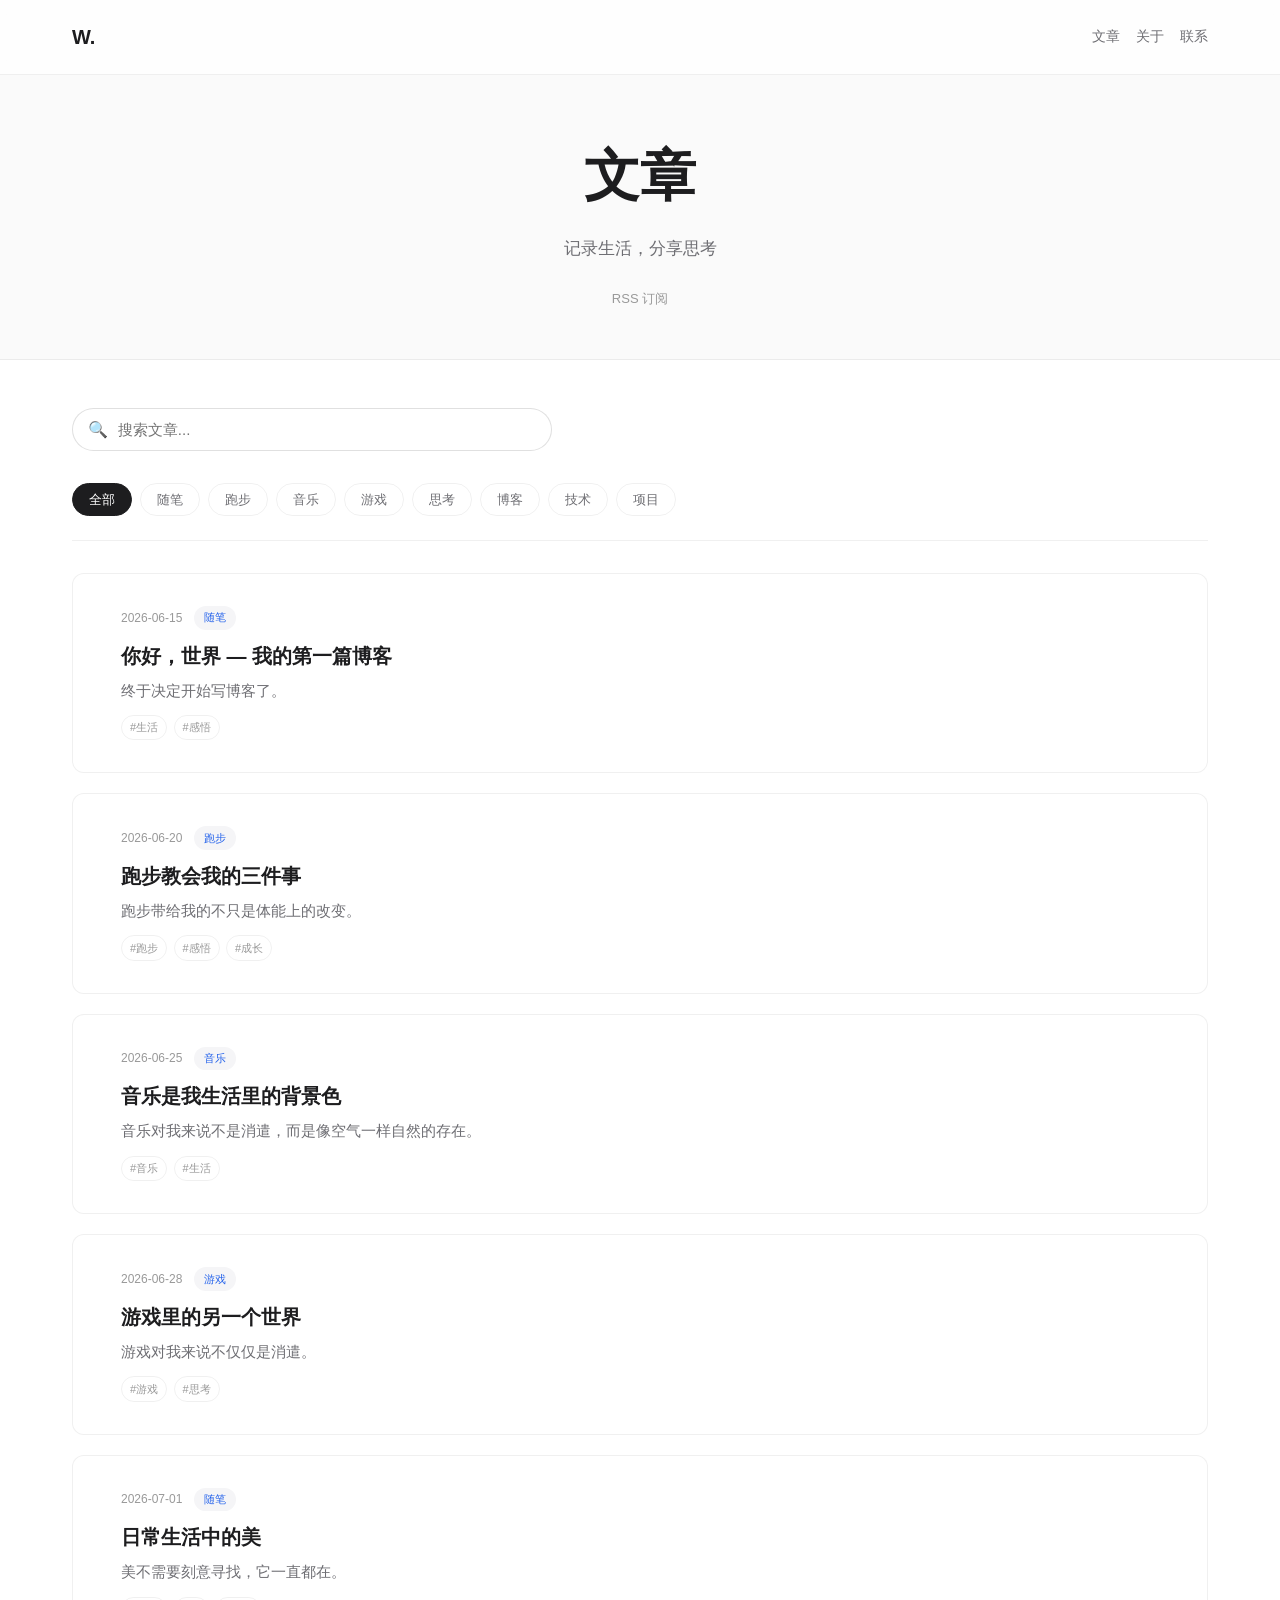
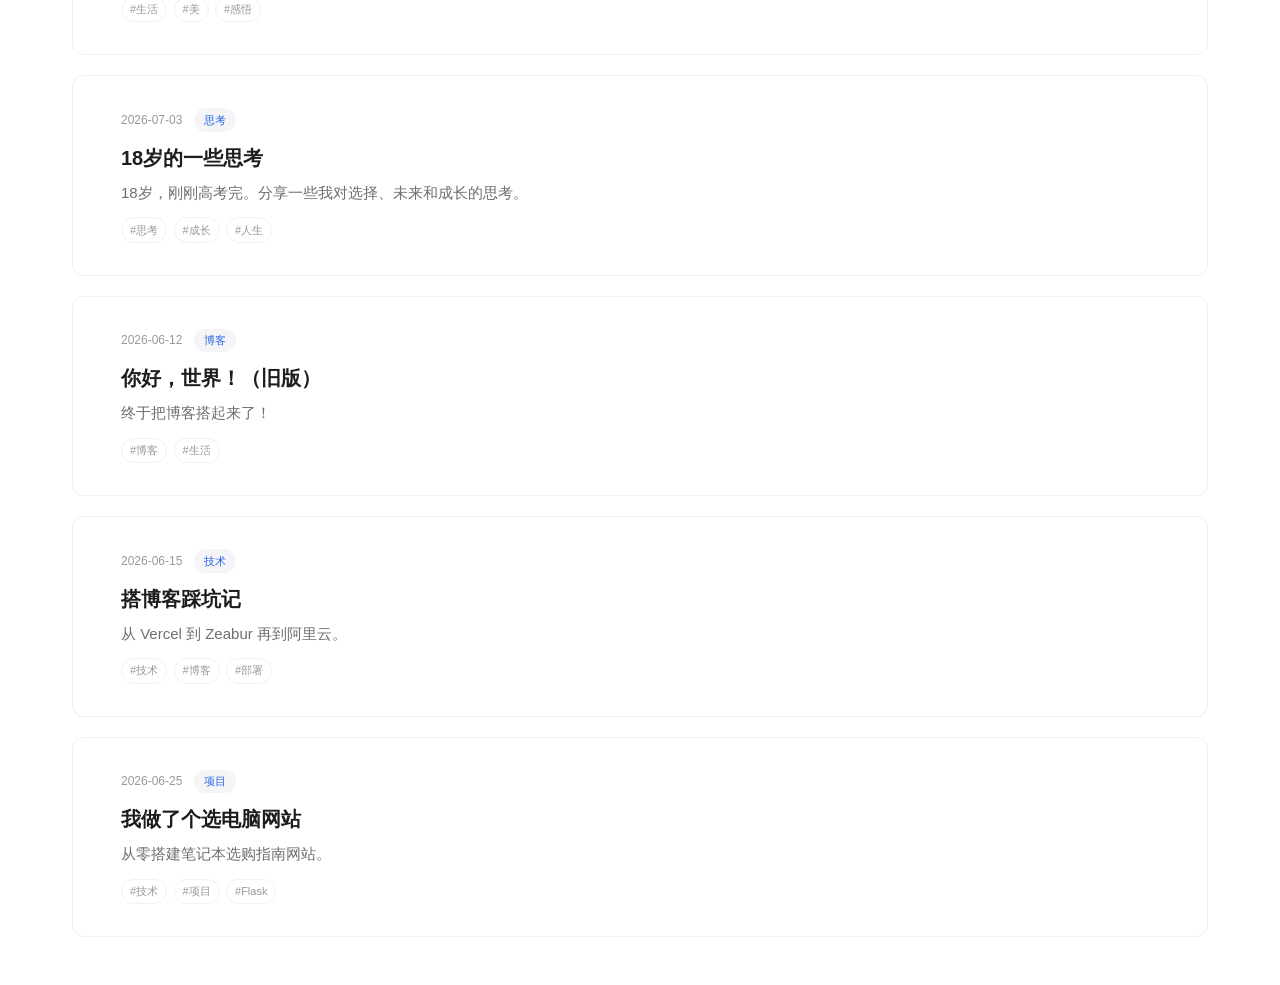
<file: blog/new-index.html>
<!DOCTYPE html>
<html lang="zh-CN">
<head>
<meta charset="UTF-8">
<meta name="viewport" content="width=device-width, initial-scale=1.0">
<title>文章 — 王佳垚的博客</title>
<link rel="stylesheet" href="/css/style.css">
<style>
body{font-family:Inter,'Noto Sans SC',sans-serif;background:#fff;color:#1d1d1f;margin:0}.blog-nav{position:fixed;top:0;left:0;right:0;z-index:1000;padding:1.25rem 0;background:rgba(255,255,255,0.72);backdrop-filter:blur(20px);border-bottom:1px solid rgba(0,0,0,0.06)}.nav-inner{max-width:1200px;margin:0 auto;padding:0 2rem;display:flex;align-items:center;justify-content:space-between}.nav-logo{font-family:'Space Grotesk',sans-serif;font-size:1.25rem;font-weight:700;color:#1d1d1f;text-decoration:none}.nav-links{display:flex;align-items:center;gap:1rem}.nav-links a{font-size:0.875rem;font-weight:500;color:#6e6e73;text-decoration:none}.nav-links a:hover{color:#1d1d1f}.blog-header{padding:8rem 0 3rem;text-align:center;background:#fafafa;border-bottom:1px solid rgba(0,0,0,0.06)}.blog-header h1{font-size:clamp(2.2rem,5vw,3.5rem);font-weight:700;margin:0 0 0.75rem}.blog-header p{font-size:1.0625rem;color:#6e6e73;margin:0 auto;max-width:500px}.blog-main{max-width:1200px;margin:0 auto;padding:3rem 2rem}.blog-search{position:relative;max-width:480px;margin-bottom:2rem}.blog-search .search-icon{position:absolute;left:1rem;top:50%;transform:translateY(-50%);color:#999;pointer-events:none}.blog-search input{width:100%;padding:0.75rem 1rem 0.75rem 2.8rem;font-size:0.9375rem;font-family:inherit;border:1.5px solid rgba(0,0,0,0.12);border-radius:999px;background:#fff;color:#1d1d1f;outline:none;box-sizing:border-box}.blog-filters{display:flex;flex-wrap:wrap;gap:0.5rem;margin-bottom:2rem;padding-bottom:1.5rem;border-bottom:1px solid rgba(0,0,0,0.06)}.filter-btn{padding:0.4rem 1rem;font-size:0.8125rem;border:1px solid rgba(0,0,0,0.06);border-radius:999px;background:transparent;color:#6e6e73;cursor:pointer;font-family:inherit}.filter-btn.active{background:#1d1d1f;color:#fff;border-color:#1d1d1f}.articles-list{display:flex;flex-direction:column;gap:1.25rem}.article-card{display:block;padding:2rem 3rem;background:#fff;border:1px solid rgba(0,0,0,0.06);border-radius:12px;text-decoration:none;color:inherit;transition:all 0.3s;position:relative;overflow:hidden}.article-card:hover{border-color:rgba(0,0,0,0.12);transform:translateX(4px);box-shadow:0 4px 6px rgba(0,0,0,0.04)}.article-meta{display:flex;align-items:center;gap:0.75rem;margin-bottom:0.75rem;font-size:0.75rem}.article-date{color:#999}.article-cat{padding:0.15rem 0.6rem;background:#f5f5f7;border-radius:999px;color:#2563eb;font-weight:500;font-size:0.6875rem}.article-title{font-family:'Space Grotesk',sans-serif;font-size:1.25rem;font-weight:600;margin:0 0 0.5rem;line-height:1.4}.article-summary{font-size:0.9375rem;color:#6e6e73;line-height:1.7;margin:0}.article-tags{display:flex;gap:0.4rem;margin-top:0.75rem;flex-wrap:wrap}.article-tag{font-size:0.6875rem;color:#999;padding:0.15rem 0.5rem;border:1px solid rgba(0,0,0,0.06);border-radius:999px}.article-detail{max-width:720px;margin:0 auto;padding:7rem 2rem 6rem}.detail-inner{background:#fff;border:1px solid rgba(0,0,0,0.06);border-radius:20px;padding:3rem;box-shadow:0 10px 25px rgba(0,0,0,0.06)}.detail-back{display:inline-flex;align-items:center;gap:0.4rem;font-size:0.875rem;color:#6e6e73;text-decoration:none;margin-bottom:1rem}.detail-back:hover{color:#2563eb}.detail-title{font-family:'Space Grotesk',sans-serif;font-size:clamp(1.8rem,4vw,2.8rem);font-weight:700;margin:0 0 1rem;line-height:1.3}.detail-meta{display:flex;align-items:center;gap:1rem;font-size:0.875rem;color:#6e6e73;margin-bottom:2rem;padding-bottom:1.5rem;border-bottom:1px solid rgba(0,0,0,0.06)}.detail-body{font-size:1.0625rem;line-height:2;color:#1d1d1f}.detail-body h2{font-family:'Space Grotesk',sans-serif;font-size:1.5rem;font-weight:600;margin:2.5rem 0 1rem;padding-bottom:0.5rem;border-bottom:2px solid rgba(0,0,0,0.06)}.detail-body h3{font-family:'Space Grotesk',sans-serif;font-size:1.2rem;font-weight:600;margin:2rem 0 0.75rem}.detail-body p{margin:0 0 1.25rem;text-indent:2em}.detail-body blockquote{margin:1.5rem 0;padding:1.25rem 1.5rem;border-left:3px solid #2563eb;background:#f5f5f7;border-radius:0 8px 8px 0;color:#6e6e73;font-style:italic}.detail-body ul,.detail-body ol{margin:0 0 1.25rem;padding-left:2.5rem}.detail-body hr{margin:2.5rem 0;border:none;border-top:2px dashed rgba(0,0,0,0.06)}.detail-body code{font-size:0.875rem;background:#f5f5f7;padding:0.15rem 0.4rem;border-radius:4px}.detail-footer{margin-top:2rem;padding-top:1.5rem;border-top:1px solid rgba(0,0,0,0.06);text-align:right;font-size:0.875rem;color:#999}
</style>
</head>
<body>

<nav class="blog-nav">
<div class="nav-inner">
<a href="/" class="nav-logo">W.</a>
<div class="nav-links">
<a href="/blog/">文章</a>
<a href="/#about">关于</a>
<a href="/#contact">联系</a>
</div>
</div>
</nav>

<header class="blog-header">
<h1>文章</h1>
<p>记录生活，分享思考</p>
<a href="/blog/rss.xml" style="display:inline-flex;align-items:center;gap:0.35rem;margin-top:1.5rem;font-size:0.8125rem;color:#999;text-decoration:none">RSS 订阅</a>
</header>

<div class="blog-main">
<div class="blog-search">
<span class="search-icon">&#128269;</span>
<input type="text" id="searchInput" placeholder="搜索文章..." style="padding-left:2.8rem">
</div>
<div class="blog-filters" id="filters"></div>
<div class="articles-list" id="list"></div>
<div class="article-detail" id="detail" style="display:none"></div>
</div>

<script>
var A = [{id:"hello-world",t:"你好，世界 — 我的第一篇博客",d:"2026-06-15",c:"随笔",g:["生活","感悟"],s:"终于决定开始写博客了。"},{id:"running-and-life",t:"跑步教会我的三件事",d:"2026-06-20",c:"跑步",g:["跑步","感悟","成长"],s:"跑步带给我的不只是体能上的改变。"},{id:"music-in-my-life",t:"音乐是我生活里的背景色",d:"2026-06-25",c:"音乐",g:["音乐","生活"],s:"音乐对我来说不是消遣，而是像空气一样自然的存在。"},{id:"game-world",t:"游戏里的另一个世界",d:"2026-06-28",c:"游戏",g:["游戏","思考"],s:"游戏对我来说不仅仅是消遣。"},{id:"beauty-in-daily",t:"日常生活中的美",d:"2026-07-01",c:"随笔",g:["生活","美","感悟"],s:"美不需要刻意寻找，它一直都在。"},{id:"thinking-about-life",t:"18岁的一些思考",d:"2026-07-03",c:"思考",g:["思考","成长","人生"],s:"18岁，刚刚高考完。分享一些我对选择、未来和成长的思考。"},{id:"hello-world-astro",t:"你好，世界！（旧版）",d:"2026-06-12",c:"博客",g:["博客","生活"],s:"终于把博客搭起来了！"},{id:"deploy-journey",t:"搭博客踩坑记",d:"2026-06-15",c:"技术",g:["技术","博客","部署"],s:"从 Vercel 到 Zeabur 再到阿里云。"},{id:"laptop-guide",t:"我做了个选电脑网站",d:"2026-06-25",c:"项目",g:["技术","项目","Flask"],s:"从零搭建笔记本选购指南网站。"}];
var C = {
"hello-world":"## 为什么写博客？\n\n一直以来，我都是一个喜欢思考的人。走在路上、跑步时、睡前躺在床上，脑子里总会冒出各种各样的想法。有些想法转瞬即逝，有些则反复出现。\n\n我想，是时候把这些想法记录下来了。\n\n## 关于这个博客\n\n这里不会有太多技术性的内容，更多的是关于：\n\n- **生活感悟** — 对日常生活的观察和思考\n- **兴趣爱好** — 音乐、跑步、游戏的分享\n- **阅读笔记** — 读书后的感想和收获\n- **偶尔的随笔** — 想到什么写什么\n\n## 一个小小的承诺\n\n我会尽量保持更新，不追求数量，但求每一篇都有温度。\n\n> 生活不是我们活过的日子，而是我们记住的日子。\n> — 加西亚·马尔克斯\n\n希望多年后回看这些文字，能会心一笑，想起此刻的自己。",
"running-and-life":"## 跑步教会我的三件事\n\n从大学开始跑步到现在，我已经记不清跑过了多少公里。但跑步教会我的那些事，却一直刻在脑海里。\n\n### 1. 坚持的力量\n\n刚开始跑步的时候，一公里就觉得要死了。腿像灌了铅，肺像要炸开。但我告诉自己：再坚持一下，就一下。\n\n然后神奇的事情发生了——慢慢地，一公里变成了三公里，三公里变成了五公里，五公里变成了十公里。\n\n> 跑步最难的时刻，永远是穿上鞋出门的那一刻。\n\n### 2. 与自己对话\n\n跑步是我和自己独处的时光。没有手机，没有干扰，只有脚步声和呼吸声。\n\n在这段时间里，我会想很多事：今天过得怎么样？有什么问题需要解决？未来的路要怎么走？\n\n很多时候，困扰我很久的问题，跑着跑着就想通了。\n\n### 3. 享受过程而非结果\n\n最开始跑步，我盯着配速、距离、卡路里。后来我发现，当我不再执着于数据，而是专注于呼吸和步伐时，跑步变成了一种享受。\n\n人生也是如此。不必太在意终点在哪里，路上的风景同样值得欣赏。\n\n---\n\n如果你也在考虑开始跑步，我的建议是：别想太多，穿上鞋，出门跑起来就好。",
"music-in-my-life":"## 我的音乐之旅\n\n如果说生活是一幅画，那音乐就是它的背景色。\n\n### 初识\n\n小时候第一次听到周杰伦的《晴天》，那时候还不知道什么是流行音乐，只是觉得旋律好听。现在每次听到前奏响起，还是会想起那个夏天的午后。\n\n### 探索\n\n长大后开始听更多类型的音乐。\n\n- **古典乐** — 贝多芬、肖邦、德彪西，每一个音符都像在讲故事\n- **爵士** — 在雨天的咖啡馆里，一杯拿铁，一段即兴钢琴\n- **电子** — 跑步时的最佳伴侣，节奏和步伐完美同步\n- **后摇** — 深夜写作时的背景音，宏大而孤独\n\n### 现在的习惯\n\n现在的我，每天通勤时听新歌单，跑步时听节奏感强的音乐，写作时听轻音乐或后摇。\n\n音乐已经成了我生活中最自然的一部分。它不需要被刻意提起，因为它一直都在。\n\n> 没有音乐的生活是一种错误。\n> — 尼采\n\n你呢？最近在听什么歌？",
"game-world":"## 为什么喜欢游戏？\n\n很多人觉得游戏是浪费时间。但对我来说，游戏是一种**体验**。\n\n### 不同的世界\n\n每一款好游戏都是一个全新的世界：\n\n- **《求生之路 2》** — 和朋友们一起对抗丧尸的快乐，是任何单机游戏都给不了的\n- **《三角洲行动》** — 战术配合的紧张感，每一步都关乎生死\n- **《王者荣耀》** — 五个人齐心协力推掉对面水晶的那一刻，所有的配合都值得了\n\n### 游戏教会我的事\n\n1. **团队合作** — 一个人再强也赢不了，真正重要的是配合\n2. **永不言弃** — 水晶没爆之前，一切皆有可能\n3. **策略思维** — 什么时候进攻，什么时候撤退，生活也是一样\n\n### 适度游戏\n\n当然，游戏只是生活的一部分。工作、跑步、读书、社交，这些同样重要。\n\n> 游戏结束后的世界，才是真实的人生。但游戏里学到的勇气和智慧，可以带到现实中。\n\n保持平衡，享受每一种体验。",
"beauty-in-daily":"## 美，一直都在\n\n你有没有过这样的时刻？\n\n放学回家的路上，突然看到天边绚烂的晚霞，忍不住停下来拍照。那一刻，所有的疲惫都消失了。\n\n这就是我想说的——**美不需要刻意寻找**。\n\n### 我眼中的美\n\n- **日落** — 每天的天空都是一幅不同的画\n- **咖啡** — 手冲时水流的声音，咖啡粉膨胀的样子\n- **设计** — 一个好的 UI 设计，简洁而优雅\n- **文字** — 一句说到心坎里的话\n- **微笑** — 陌生人的善意\n\n### 为什么我们要欣赏美\n\n生活中总会有烦恼和压力。但如果我们只盯着这些，生活会变得很累。\n\n美，是生活的调味剂。它不会解决你的问题，但能让你在面对问题时，有一个更好的心态。\n\n> 世界上不缺少美，而是缺少发现美的眼睛。\n> — 罗丹\n\n从今天开始，试着留意身边那些美好的小事物吧。也许只是一片落叶，但它的纹理和颜色，真的很美。",
"thinking-about-life":"## 写在前面\n\n18岁，是一个很奇妙的年纪。\n\n刚刚参加完高考，结束了十二年的学生生涯。回头一看，那些刷题到深夜的日子、和同学在走廊打闹的课间、每次大考前紧张到手心出汗的感觉——都变成了回忆。\n\n向前看，大学生活在等着我，未来有太多的未知和可能。\n\n### 关于高考\n\n高考这件事，经历过的人都知道有多煎熬。\n\n但我现在回头看，发现高考最重要的不是那张成绩单，而是它教会了我两件事：\n\n1. **坚持** — 三年如一日的早起晚睡，让我知道了自己原来可以这么拼\n2. **心态** — 模考考砸了、大题不会做，这些都没什么大不了的，明天太阳照常升起\n\n### 关于选择\n\n18岁最大的不同，就是要开始自己做决定了。\n\n选什么专业？去哪个城市？要不要复读？\n\n说实话，我也挺迷茫的。但我觉得，迷茫本身不是坏事——它意味着你有选择的权利。\n\n> 人生不是被给定的，而是被选择出来的。\n\n### 关于未来\n\n我不知道大学四年会怎样，也不知道毕业后会做什么。\n\n但这没关系。\n\n我才18岁，有足够的时间去尝试、去犯错、去找到自己真正热爱的事情。\n\n### 关于这个博客\n\n这个博客就是我18岁的一个记录。\n\n我想在这里写下我的想法、我的爱好、我的成长。等几年后再回来看，应该会很有意思吧。\n\n好了，第一篇正经文章就写到这里。以后会慢慢更新学车日记、技术笔记和生活随想的 🚀",
"hello-world-astro":"## 终于把博客搭起来了！\n\n折腾了一上午，用 Astro 搭了这个博客，参考了 Apple 的设计风格——简洁、干净、内容优先。\n\n### 为什么写博客？\n\n- 记录学技术的历程\n- 分享生活中的想法\n- 练练写作能力\n\n好了，第一篇就这样，以后会慢慢更新的 🚀",
"deploy-journey":"## 从零开始\n\n其实最开始想法很简单——就想搭个自己的博客，写写文章记录生活。\n\n搞了个个人主页，又在 Astro 里搭了这个博客。先是扔到了 Vercel 上，然后问题来了：Vercel 在国内访问不了。\n\n那还是用阿里云吧。正好有台体验服务器，Ubuntu 系统。\n\n## 开始踩坑\n\n装完 Nginx 配置好网站目录，自我感觉良好。然后打开了 UFW 防火墙——然后 SSH 断了。\n\n对，忘了先放行 22 端口。还好阿里云有 VNC 控制台，进去 ufw allow 22/tcp 救了回来。\n\n以为这就完了？阿里云还有层安全组，要在网页控制台里加 HTTP(80) 的入方向规则。\n\n## 一点感想\n\n以前觉得部署网站是件很复杂的事，真正动手折腾下来，发现也就是一步步排查问题、搜解决方案的过程。\n\n好了，这篇就写到这里 🚀",
"laptop-guide":"## 为什么会做这个\n\n高考完了，第一件事不是狂欢，是买电脑。\n\n但笔记本这玩意儿吧，型号多到离谱。想买个适合大学生的，网上一搜全是软文、带货。我翻了整整两天，越看越懵。\n\n然后就冒出一个想法：为什么不自己做个选购工具？\n\n## 技术选型\n\n- **前端**: 纯 HTML + CSS + 原生 JS\n- **后端**: Flask + SQLite\n- **部署**: 和博客共用一台阿里云 ECS\n\n### 七维筛选器\n\n机型库最大的难题是筛选。CPU、显卡型号太多了，不能只给关键字搜索。\n\n于是设计了七个维度：预算、品牌、CPU 档位、显卡类型、内存大小、储存容量、使用场景。每个维度点一下就过滤，筛选组合即时生效。\n\n## 实际效果\n\n现在网站上有 94 款机型，覆盖了市面上大部分主流笔记本。如果你也需要选大学用的笔记本，可以来逛逛！"
};

(function(){
var q=new URLSearchParams(window.location.search),id=q.get('article'),list=document.getElementById('list'),det=document.getElementById('detail'),fil=document.getElementById('filters'),sea=document.getElementById('searchInput');
if(id){showA(id);return;}showL();
function showL(){
det.style.display='none';list.style.display='';
var ac='全部',qu='';
function r(){
var f=A.filter(function(a){if(ac!='全部'&&a.c!=ac)return false;if(qu){var q=qu.toLowerCase();return a.t.toLowerCase().indexOf(q)!=-1||a.s.toLowerCase().indexOf(q)!=-1||a.g.some(function(t){return t.toLowerCase().indexOf(q)!=-1;});}return true;});
if(f.length==0){list.innerHTML='<div style="text-align:center;padding:4rem 0;color:#999"><p>暂无文章</p></div>';return;}
list.innerHTML=f.map(function(a){return '<a href="/blog/?article='+a.id+'" class="article-card"><div class="article-meta"><span class="article-date">'+a.d+'</span><span class="article-cat">'+a.c+'</span></div><h2 class="article-title">'+a.t+'</h2><p class="article-summary">'+a.s+'</p><div class="article-tags">'+a.g.map(function(t){return '<span class="article-tag">#'+t+'</span>';}).join('')+'</div></a>';}).join('');
}
var cs=['全部'];A.forEach(function(a){if(cs.indexOf(a.c)==-1)cs.push(a.c);});
fil.innerHTML=cs.map(function(c){return '<button class="filter-btn'+(c==ac?' active':'')+'" data-c="'+c+'">'+c+'</button>';}).join('');
fil.addEventListener('click',function(e){var b=e.target.closest('.filter-btn');if(!b)return;ac=b.getAttribute('data-c');fil.querySelectorAll('.filter-btn').forEach(function(x){x.classList.remove('active');});b.classList.add('active');r();});
sea.addEventListener('input',function(){qu=sea.value.trim();r();});r();
}
function showA(id2){
list.style.display='none';det.style.display='';
var a=null;for(var i=0;i<A.length;i++){if(A[i].id==id2){a=A[i];break;}}
if(!a){det.innerHTML='<div style="text-align:center;padding:4rem 0;color:#999"><p>文章未找到</p></div>';return;}
document.title=a.t+' — 王佳垚的博客';
var md=C[id2]||'',html=md.replace(/^### (.+)$/gm,'<h3>$1</h3>').replace(/^## (.+)$/gm,'<h2>$1</h2>').replace(/^> (.+)$/gm,'<blockquote><p>$1</p></blockquote>').replace(/\*\*(.+?)\*\*/g,'<strong>$1</strong>').replace(/`(.+?)`/g,'<code>$1</code>').replace(/^- (.+)$/gm,'<li>$1</li>').replace(/\n\n/g,'</p><p>').replace(/---/g,'<hr>');
html='<p>'+html+'</p>';
det.innerHTML='<a href="/blog/" class="detail-back">&#8592; 返回文章列表</a><div class="detail-inner"><h1 class="detail-title">'+a.t+'</h1><div class="detail-meta"><span>'+a.d+'</span><span>&middot;</span><span>'+a.c+'</span></div><div class="detail-body">'+html+'</div><div class="detail-footer">王佳垚 &mdash; '+a.d+'</div></div>';
}})();
</script>
</body>
</html>
</file>
<file: css/style.css>
/* ============================================
   CSS Variables & Design Tokens
   Light, Clean, Premium Design
   ============================================ */
:root {
    /* Colors - Light Theme */
    --color-bg-primary: #ffffff;
    --color-bg-secondary: #fafafa;
    --color-bg-tertiary: #f5f5f7;
    --color-bg-card: #ffffff;
    --color-bg-card-hover: #ffffff;
    --color-border: rgba(0, 0, 0, 0.06);
    --color-border-hover: rgba(0, 0, 0, 0.12);

    --color-text-primary: #1d1d1f;
    --color-text-secondary: #6e6e73;
    --color-text-tertiary: #999;

    --color-accent-1: #2563eb;
    --color-accent-2: #1d4ed8;
    --color-accent-3: #3b82f6;
    --color-gradient: linear-gradient(135deg, #2563eb 0%, #4f46e5 50%, #6366f1 100%);
    --color-gradient-subtle: linear-gradient(135deg, rgba(37, 99, 235, 0.06) 0%, rgba(99, 102, 241, 0.06) 100%);
    --color-gradient-decoration: linear-gradient(135deg, rgba(37, 99, 235, 0.08) 0%, rgba(99, 102, 241, 0.12) 50%, rgba(59, 130, 246, 0.06) 100%);

    /* Typography */
    --font-display: 'Space Grotesk', 'Noto Sans SC', sans-serif;
    --font-body: 'Inter', 'Noto Sans SC', sans-serif;

    /* Spacing */
    --space-xs: 0.25rem;
    --space-sm: 0.5rem;
    --space-md: 1rem;
    --space-lg: 1.5rem;
    --space-xl: 2rem;
    --space-2xl: 3rem;
    --space-3xl: 4rem;
    --space-4xl: 6rem;
    --space-5xl: 8rem;

    /* Border Radius */
    --radius-sm: 8px;
    --radius-md: 12px;
    --radius-lg: 20px;
    --radius-xl: 28px;
    --radius-full: 9999px;

    /* Shadows */
    --shadow-sm: 0 1px 2px rgba(0, 0, 0, 0.04), 0 1px 3px rgba(0, 0, 0, 0.03);
    --shadow-md: 0 4px 6px rgba(0, 0, 0, 0.04), 0 2px 4px rgba(0, 0, 0, 0.03);
    --shadow-lg: 0 10px 25px rgba(0, 0, 0, 0.06), 0 4px 10px rgba(0, 0, 0, 0.03);
    --shadow-xl: 0 20px 50px rgba(0, 0, 0, 0.08), 0 8px 20px rgba(0, 0, 0, 0.04);
    --shadow-card: 0 1px 3px rgba(0, 0, 0, 0.04), 0 4px 12px rgba(0, 0, 0, 0.03);
    --shadow-card-hover: 0 8px 30px rgba(0, 0, 0, 0.08), 0 4px 12px rgba(0, 0, 0, 0.04);

    /* Transitions */
    --transition-fast: 0.2s cubic-bezier(0.4, 0, 0.2, 1);
    --transition-base: 0.3s cubic-bezier(0.4, 0, 0.2, 1);
    --transition-slow: 0.5s cubic-bezier(0.4, 0, 0.2, 1);
    --transition-spring: 0.6s cubic-bezier(0.34, 1.56, 0.64, 1);
}

/* ============================================
   Dark Theme Variables
   ============================================ */
[data-theme="dark"] {
    --color-bg-primary: #0a0a0b;
    --color-bg-secondary: #121214;
    --color-bg-tertiary: #1a1a1e;
    --color-bg-card: #1c1c20;
    --color-bg-card-hover: #242428;
    --color-border: rgba(255, 255, 255, 0.06);
    --color-border-hover: rgba(255, 255, 255, 0.12);

    --color-text-primary: #f0f0f2;
    --color-text-secondary: #a0a0ab;
    --color-text-tertiary: #6e6e78;

    --color-accent-1: #60a5fa;
    --color-accent-2: #3b82f6;
    --color-accent-3: #93c5fd;
    --color-gradient: linear-gradient(135deg, #60a5fa 0%, #818cf8 50%, #a78bfa 100%);
    --color-gradient-subtle: linear-gradient(135deg, rgba(96, 165, 250, 0.08) 0%, rgba(129, 140, 248, 0.08) 100%);
    --color-gradient-decoration: linear-gradient(135deg, rgba(96, 165, 250, 0.06) 0%, rgba(129, 140, 248, 0.1) 50%, rgba(147, 197, 253, 0.04) 100%);

    --shadow-sm: 0 1px 2px rgba(0, 0, 0, 0.2), 0 1px 3px rgba(0, 0, 0, 0.15);
    --shadow-md: 0 4px 6px rgba(0, 0, 0, 0.25), 0 2px 4px rgba(0, 0, 0, 0.2);
    --shadow-lg: 0 10px 25px rgba(0, 0, 0, 0.3), 0 4px 10px rgba(0, 0, 0, 0.2);
    --shadow-xl: 0 20px 50px rgba(0, 0, 0, 0.35), 0 8px 20px rgba(0, 0, 0, 0.2);
    --shadow-card: 0 1px 3px rgba(0, 0, 0, 0.2), 0 4px 12px rgba(0, 0, 0, 0.15);
    --shadow-card-hover: 0 8px 30px rgba(0, 0, 0, 0.3), 0 4px 12px rgba(0, 0, 0, 0.2);
}

/* ============================================
   Reset & Base Styles
   ============================================ */
*, *::before, *::after {
    margin: 0;
    padding: 0;
    box-sizing: border-box;
}

html {
    scroll-behavior: smooth;
    font-size: 16px;
    -webkit-font-smoothing: antialiased;
    -moz-osx-font-smoothing: grayscale;
}

body {
    font-family: var(--font-body);
    background-color: var(--color-bg-primary);
    color: var(--color-text-primary);
    line-height: 1.7;
    overflow-x: hidden;
}

a {
    text-decoration: none;
    color: inherit;
    transition: color var(--transition-fast);
}

img {
    max-width: 100%;
    display: block;
}

button {
    border: none;
    background: none;
    cursor: pointer;
    font-family: inherit;
}

/* ============================================
   Hero Section
   ============================================ */
input, textarea {
    font-family: inherit;
    font-size: inherit;
}

::selection {
    background: rgba(37, 99, 235, 0.15);
    color: var(--color-text-primary);
}

/* ============================================
   Utility Classes
   ============================================ */
.container {
    max-width: 1200px;
    margin: 0 auto;
    padding: 0 var(--space-xl);
}

.gradient-text {
    background: var(--color-gradient);
    -webkit-background-clip: text;
    -webkit-text-fill-color: transparent;
    background-clip: text;
}

/* ============================================
   Navigation
   ============================================ */
.navbar {
    position: fixed;
    top: 0;
    left: 0;
    right: 0;
    z-index: 1000;
    padding: var(--space-lg) 0;
    transition: all var(--transition-base);
    background: rgba(255, 255, 255, 0.72);
    backdrop-filter: blur(20px);
    -webkit-backdrop-filter: blur(20px);
}

[data-theme="dark"] .navbar {
    background: rgba(10, 10, 11, 0.72);
}

.navbar.scrolled {
    padding: var(--space-md) 0;
    background: rgba(255, 255, 255, 0.9);
    backdrop-filter: blur(20px);
    -webkit-backdrop-filter: blur(20px);
    box-shadow: 0 1px 0 rgba(0, 0, 0, 0.06), 0 2px 8px rgba(0, 0, 0, 0.04);
}

[data-theme="dark"] .navbar.scrolled {
    background: rgba(10, 10, 11, 0.9);
}

.nav-container {
    max-width: 1200px;
    margin: 0 auto;
    padding: 0 var(--space-xl);
    display: flex;
    align-items: center;
    justify-content: space-between;
}

.nav-logo {
    font-family: var(--font-display);
    font-size: 1.5rem;
    font-weight: 700;
    color: var(--color-text-primary);
}

.nav-menu {
    display: flex;
    list-style: none;
    gap: var(--space-2xl);
}

.nav-link {
    font-size: 0.875rem;
    font-weight: 500;
    color: var(--color-text-secondary);
    letter-spacing: 0.01em;
    position: relative;
    padding: var(--space-xs) 0;
    transition: color var(--transition-fast);
}

.nav-link::after {
    content: '';
    position: absolute;
    bottom: -2px;
    left: 0;
    width: 0;
    height: 2px;
    background: var(--color-accent-1);
    border-radius: 1px;
    transition: width var(--transition-base);
}

.nav-link:hover {
    color: var(--color-text-primary);
}

.nav-link:hover::after {
    width: 100%;
}

.nav-toggle {
    display: none;
    flex-direction: column;
    gap: 5px;
    padding: var(--space-sm);
}

.nav-toggle span {
    width: 22px;
    height: 2px;
    background: var(--color-text-primary);
    border-radius: 2px;
    transition: all var(--transition-base);
}

/* ============================================
   Hero Section
   ============================================ */
.hero {
    position: relative;
    min-height: 100vh;
    display: flex;
    align-items: center;
    justify-content: center;
    padding: var(--space-5xl) 0 var(--space-4xl);
    text-align: center;
    overflow: hidden;
    background: linear-gradient(180deg, var(--color-bg-primary) 0%, var(--color-bg-tertiary) 100%);
}

/* Decorative gradient orbs - Stripe style */
.hero-decoration {
    position: absolute;
    inset: 0;
    overflow: hidden;
    pointer-events: none;
    z-index: 1;
}

.hero-orb {
    position: absolute;
    border-radius: 50%;
    filter: blur(80px);
    opacity: 0.5;
    animation: orb-float 20s ease-in-out infinite;
}

.hero-orb-1 {
    width: 600px;
    height: 600px;
    background: radial-gradient(circle, rgba(37, 99, 235, 0.12) 0%, transparent 70%);
    top: -15%;
    right: -10%;
    animation-delay: 0s;
}

.hero-orb-2 {
    width: 500px;
    height: 500px;
    background: radial-gradient(circle, rgba(99, 102, 241, 0.1) 0%, transparent 70%);
    bottom: -10%;
    left: -10%;
    animation-delay: -7s;
}

.hero-orb-3 {
    width: 350px;
    height: 350px;
    background: radial-gradient(circle, rgba(59, 130, 246, 0.08) 0%, transparent 70%);
    top: 40%;
    left: 50%;
    transform: translateX(-50%);
    animation-delay: -14s;
    animation-name: orb-float-center;
}

@keyframes orb-float {
    0%, 100% { transform: translate(0, 0) scale(1); }
    25% { transform: translate(20px, -20px) scale(1.02); }
    50% { transform: translate(-10px, 15px) scale(0.98); }
    75% { transform: translate(15px, 10px) scale(1.01); }
}

@keyframes orb-float-center {
    0%, 100% { transform: translateX(-50%) translate(0, 0) scale(1); }
    25% { transform: translateX(-50%) translate(10px, -15px) scale(1.03); }
    50% { transform: translateX(-50%) translate(-15px, 10px) scale(0.97); }
    75% { transform: translateX(-50%) translate(5px, 15px) scale(1.02); }
}

.hero-content {
    position: relative;
    z-index: 2;
    text-align: center;
    max-width: 800px;
    padding: 0 var(--space-xl);
}

.hero-badge {
    display: inline-flex;
    align-items: center;
    gap: var(--space-sm);
    padding: var(--space-sm) var(--space-lg);
    background: var(--color-bg-tertiary);
    border: 1px solid var(--color-border);
    border-radius: var(--radius-full);
    font-size: 0.8125rem;
    color: var(--color-text-secondary);
    margin-bottom: var(--space-2xl);
}

.badge-dot {
    width: 6px;
    height: 6px;
    background: #22c55e;
    border-radius: 50%;
    animation: pulse-dot 2s infinite;
}

@keyframes pulse-dot {
    0%, 100% { opacity: 1; transform: scale(1); }
    50% { opacity: 0.5; transform: scale(1.5); }
}

.hero-title {
    position: relative;
    font-family: var(--font-display);
    margin-bottom: var(--space-xl);
}

.title-line {
    display: block;
    font-size: clamp(1rem, 2vw, 1.25rem);
    font-weight: 400;
    color: var(--color-text-secondary);
    margin-bottom: var(--space-sm);
    letter-spacing: 0.03em;
}

.title-name {
    display: block;
    font-size: clamp(3rem, 8vw, 5.5rem);
    font-weight: 800;
    line-height: 1.1;
    color: var(--color-text-primary);
    letter-spacing: -0.02em;
    position: relative;
    overflow: hidden;
    min-height: 1.2em;
}

/* 名字粒子画布 — 覆盖在名字上方 */
.name-particles-canvas {
    position: absolute;
    top: 0;
    left: 0;
    width: 100%;
    height: 100%;
    pointer-events: auto;
    z-index: 2;
}

/* 亮色模式显示文本，暗色模式隐藏并用粒子代替 */
[data-theme="dark"] .title-name {
    color: transparent;
}

.hero-subtitle {
    font-size: clamp(1rem, 2.5vw, 1.25rem);
    color: var(--color-text-secondary);
    margin-bottom: var(--space-3xl);
    min-height: 2em;
    display: flex;
    align-items: center;
    justify-content: center;
    gap: 2px;
}

.typing-cursor {
    animation: blink 1s step-end infinite;
    color: var(--color-accent-1);
    font-weight: 300;
}

@keyframes blink {
    0%, 100% { opacity: 1; }
    50% { opacity: 0; }
}

.hero-cta {
    display: flex;
    gap: var(--space-lg);
    justify-content: center;
    flex-wrap: wrap;
}

.btn-primary {
    display: inline-flex;
    align-items: center;
    gap: var(--space-sm);
    padding: 0.875rem 2rem;
    background: var(--color-text-primary);
    color: #fff;
    font-weight: 600;
    font-size: 0.875rem;
    border-radius: var(--radius-full);
    transition: all var(--transition-base);
    box-shadow: var(--shadow-md);
}

.btn-primary:hover {
    transform: translateY(-2px);
    box-shadow: var(--shadow-lg);
    background: #000;
}

.btn-ghost {
    display: inline-flex;
    align-items: center;
    gap: var(--space-sm);
    padding: 0.875rem 2rem;
    border: 1.5px solid var(--color-border-hover);
    color: var(--color-text-primary);
    font-weight: 500;
    font-size: 0.875rem;
    border-radius: var(--radius-full);
    transition: all var(--transition-base);
}

.btn-ghost:hover {
    border-color: var(--color-text-primary);
    background: var(--color-bg-tertiary);
    transform: translateY(-2px);
}

.hero-scroll-indicator {
    position: absolute;
    bottom: var(--space-3xl);
    left: 50%;
    transform: translateX(-50%);
    display: flex;
    flex-direction: column;
    align-items: center;
    gap: var(--space-md);
    z-index: 2;
}

.scroll-line {
    width: 1px;
    height: 40px;
    background: linear-gradient(to bottom, var(--color-accent-1), transparent);
    animation: scroll-anim 2s ease-in-out infinite;
}

@keyframes scroll-anim {
    0% { transform: scaleY(0); transform-origin: top; opacity: 0; }
    30% { transform: scaleY(1); transform-origin: top; opacity: 1; }
    60% { transform: scaleY(1); transform-origin: bottom; opacity: 1; }
    100% { transform: scaleY(0); transform-origin: bottom; opacity: 0; }
}

.hero-scroll-indicator span {
    font-size: 0.6875rem;
    color: var(--color-text-tertiary);
    letter-spacing: 0.1em;
    text-transform: uppercase;
}

/* ============================================
   Animate In (Hero elements)
   ============================================ */
.animate-in {
    opacity: 0;
    transform: translateY(30px);
    animation: fadeInUp 0.8s cubic-bezier(0.16, 1, 0.3, 1) forwards;
}

.animate-in:nth-child(1) { animation-delay: 0.2s; }
.animate-in:nth-child(2) { animation-delay: 0.4s; }
.animate-in:nth-child(3) { animation-delay: 0.6s; }
.animate-in:nth-child(4) { animation-delay: 0.8s; }

@keyframes fadeInUp {
    to {
        opacity: 1;
        transform: translateY(0);
    }
}

/* ============================================
   Scroll Animations
   ============================================ */
.animate-on-scroll {
    opacity: 0;
    transform: translateY(30px);
    transition: opacity 0.7s cubic-bezier(0.16, 1, 0.3, 1),
                transform 0.7s cubic-bezier(0.16, 1, 0.3, 1);
}

.animate-on-scroll.visible {
    opacity: 1;
    transform: translateY(0);
}

/* 交错延迟：兴趣卡片依次入场 */
.interest-card:nth-child(1) { transition-delay: 0s; }
.interest-card:nth-child(2) { transition-delay: 0.08s; }
.interest-card:nth-child(3) { transition-delay: 0.16s; }
.interest-card:nth-child(4) { transition-delay: 0.24s; }

/* 增强卡片悬停效果 */
.interest-card {
    transition: all 0.4s cubic-bezier(0.16, 1, 0.3, 1);
}

.interest-card:hover .card-desc {
    color: var(--color-text-primary);
}

/* About 区块视觉卡片增强 */
.visual-card {
    transition: transform 0.6s cubic-bezier(0.16, 1, 0.3, 1),
                box-shadow 0.6s cubic-bezier(0.16, 1, 0.3, 1);
}

.visual-card:hover {
    transform: translateY(-4px) scale(1.01);
    box-shadow: var(--shadow-xl);
}

/* ============================================
   Section Common Styles
   ============================================ */
.section-header {
    margin-bottom: var(--space-4xl);
}

.section-tag {
    display: inline-block;
    font-size: 0.75rem;
    font-weight: 600;
    color: var(--color-accent-1);
    letter-spacing: 0.12em;
    text-transform: uppercase;
    margin-bottom: var(--space-lg);
}

.section-title {
    font-family: var(--font-display);
    font-size: clamp(2rem, 5vw, 3.5rem);
    font-weight: 700;
    line-height: 1.2;
    color: var(--color-text-primary);
    letter-spacing: -0.02em;
}

.section-subtitle {
    font-size: 1.0625rem;
    color: var(--color-text-secondary);
    margin-top: var(--space-lg);
    max-width: 500px;
}

/* ============================================
   About Section
   ============================================ */
.about {
    padding: var(--space-5xl) 0;
    position: relative;
    background: var(--color-bg-primary);
}

.about-grid {
    display: grid;
    grid-template-columns: 1.2fr 0.8fr;
    gap: var(--space-4xl);
    align-items: center;
}

.about-description {
    font-size: 1.0625rem;
    color: var(--color-text-secondary);
    line-height: 1.9;
    margin-bottom: var(--space-xl);
}

.about-stats {
    display: flex;
    gap: var(--space-2xl);
    margin-top: var(--space-2xl);
    padding: var(--space-xl);
    background: var(--color-bg-tertiary);
    border-radius: var(--radius-lg);
}

.stat-item {
    display: flex;
    align-items: center;
    gap: var(--space-md);
}

.stat-icon {
    width: 42px;
    height: 42px;
    display: flex;
    align-items: center;
    justify-content: center;
    background: white;
    border-radius: var(--radius-md);
    color: var(--color-accent-1);
    font-size: 0.875rem;
    box-shadow: var(--shadow-sm);
}

.stat-label {
    display: block;
    font-size: 0.75rem;
    color: var(--color-text-tertiary);
    margin-bottom: 2px;
}

.stat-value {
    font-size: 0.875rem;
    font-weight: 600;
    color: var(--color-text-primary);
}

.visual-card {
    position: relative;
    border-radius: var(--radius-lg);
    overflow: hidden;
    aspect-ratio: 4/5;
    background: var(--color-bg-tertiary);
    border: 1px solid var(--color-border);
    box-shadow: var(--shadow-lg);
}

.visual-gradient {
    position: absolute;
    inset: 0;
    background: linear-gradient(135deg, rgba(37, 99, 235, 0.06) 0%, rgba(99, 102, 241, 0.08) 50%, rgba(59, 130, 246, 0.04) 100%);
    animation: gradient-shift 8s ease-in-out infinite;
}

@keyframes gradient-shift {
    0%, 100% { opacity: 0.7; }
    50% { opacity: 1; }
}

.visual-content {
    position: absolute;
    inset: 0;
    display: flex;
    align-items: center;
    justify-content: center;
    padding: var(--space-2xl);
}

.visual-quote {
    font-family: var(--font-display);
    font-size: 1.25rem;
    font-weight: 500;
    text-align: center;
    line-height: 1.8;
    color: var(--color-text-secondary);
    font-style: italic;
}

/* ============================================
   Interests Section
   ============================================ */
.interests {
    padding: var(--space-5xl) 0;
    position: relative;
    background: var(--color-bg-secondary);
}

.interests-grid {
    display: grid;
    grid-template-columns: repeat(2, 1fr);
    gap: var(--space-xl);
}

.interest-card {
    position: relative;
    padding: var(--space-2xl);
    background: var(--color-bg-card);
    border: 1px solid var(--color-border);
    border-radius: var(--radius-lg);
    overflow: hidden;
    transition: all var(--transition-base);
    cursor: default;
    box-shadow: var(--shadow-card);
}

.interest-card:hover {
    transform: translateY(-6px);
    box-shadow: var(--shadow-card-hover);
    border-color: var(--color-border-hover);
}

.card-glow {
    position: absolute;
    top: 0;
    left: 0;
    right: 0;
    height: 3px;
    background: var(--color-gradient);
    opacity: 0;
    transition: opacity var(--transition-base);
}

.interest-card:hover .card-glow {
    opacity: 1;
}

.card-content {
    position: relative;
    z-index: 1;
}

.card-icon {
    width: 52px;
    height: 52px;
    display: flex;
    align-items: center;
    justify-content: center;
    background: var(--color-gradient-subtle);
    border-radius: 50%;
    margin-bottom: var(--space-xl);
    font-size: 1.25rem;
    color: var(--color-accent-1);
    transition: all var(--transition-base);
}

.interest-card:hover .card-icon {
    background: var(--color-gradient);
    color: #fff;
    transform: scale(1.08);
    box-shadow: 0 4px 12px rgba(37, 99, 235, 0.25);
}

.card-title {
    font-family: var(--font-display);
    font-size: 1.25rem;
    font-weight: 600;
    margin-bottom: var(--space-md);
    color: var(--color-text-primary);
}

.card-desc {
    font-size: 0.875rem;
    color: var(--color-text-secondary);
    line-height: 1.8;
}

/* ============================================
   Contact Section
   ============================================ */
.contact {
    padding: var(--space-5xl) 0;
    position: relative;
    background: linear-gradient(180deg, var(--color-bg-primary) 0%, var(--color-bg-tertiary) 100%);
}

.contact-grid {
    display: grid;
    grid-template-columns: 1fr 1.2fr;
    gap: var(--space-4xl);
    align-items: start;
}

.contact-card {
    background: var(--color-bg-card);
    border: 1px solid var(--color-border);
    border-radius: var(--radius-lg);
    padding: var(--space-2xl);
    box-shadow: var(--shadow-card);
}

.contact-item {
    display: flex;
    align-items: center;
    gap: var(--space-lg);
    padding: var(--space-lg) 0;
}

.contact-item:not(:last-child) {
    border-bottom: 1px solid var(--color-border);
}

.contact-icon {
    width: 44px;
    height: 44px;
    display: flex;
    align-items: center;
    justify-content: center;
    background: var(--color-gradient-subtle);
    border-radius: var(--radius-md);
    color: var(--color-accent-1);
    flex-shrink: 0;
}

.contact-label {
    display: block;
    font-size: 0.75rem;
    color: var(--color-text-tertiary);
    margin-bottom: 2px;
}

.contact-value {
    font-size: 0.9375rem;
    font-weight: 500;
    color: var(--color-text-primary);
}

a.contact-value:hover {
    color: var(--color-accent-1);
}

.contact-social {
    display: flex;
    gap: var(--space-md);
    margin-top: var(--space-xl);
    padding-top: var(--space-xl);
    border-top: 1px solid var(--color-border);
}

.social-link {
    width: 40px;
    height: 40px;
    display: flex;
    align-items: center;
    justify-content: center;
    border: 1px solid var(--color-border);
    border-radius: var(--radius-sm);
    color: var(--color-text-secondary);
    font-size: 0.875rem;
    transition: all var(--transition-base);
}

.social-link:hover {
    border-color: var(--color-accent-1);
    color: var(--color-accent-1);
    background: rgba(37, 99, 235, 0.05);
    transform: translateY(-2px);
}

/* Contact Form */
.contact-form {
    display: flex;
    flex-direction: column;
    gap: var(--space-xl);
}

.form-group {
    position: relative;
}

.form-group input,
.form-group textarea {
    width: 100%;
    padding: var(--space-lg);
    background: #fff;
    border: 1.5px solid var(--color-border-hover);
    border-radius: var(--radius-md);
    color: var(--color-text-primary);
    font-size: 0.9375rem;
    transition: all var(--transition-base);
    outline: none;
}

.form-group textarea {
    resize: vertical;
    min-height: 120px;
}

.form-group input:focus,
.form-group textarea:focus {
    border-color: var(--color-accent-1);
    box-shadow: 0 0 0 3px rgba(37, 99, 235, 0.08);
}

.form-group input::placeholder,
.form-group textarea::placeholder {
    color: var(--color-text-tertiary);
}

.form-group label {
    position: absolute;
    top: -8px;
    left: 12px;
    font-size: 0.6875rem;
    font-weight: 600;
    color: var(--color-accent-1);
    background: var(--color-bg-primary);
    padding: 0 var(--space-sm);
    opacity: 0;
    transition: opacity var(--transition-fast);
    letter-spacing: 0.05em;
    text-transform: uppercase;
}

.form-group input:focus + label,
.form-group textarea:focus + label,
.form-group input:not(:placeholder-shown) + label,
.form-group textarea:not(:placeholder-shown) + label {
    opacity: 1;
}

.btn-submit {
    display: inline-flex;
    align-items: center;
    justify-content: center;
    gap: var(--space-sm);
    padding: var(--space-lg) var(--space-2xl);
    background: var(--color-text-primary);
    color: #fff;
    font-weight: 600;
    font-size: 0.875rem;
    border-radius: var(--radius-md);
    transition: all var(--transition-base);
    box-shadow: var(--shadow-md);
    align-self: flex-start;
}

.btn-submit:hover {
    transform: translateY(-2px);
    box-shadow: var(--shadow-lg);
    background: #000;
}

.btn-submit:active {
    transform: translateY(0);
}

/* ============================================
   留言板
   ============================================ */
.message-board {
    margin-top: var(--space-2xl);
    padding-top: var(--space-2xl);
    border-top: 1px solid var(--color-border-hover);
}

.message-board-header {
    margin-bottom: var(--space-lg);
}

.message-board-title {
    font-size: 1.125rem;
    font-weight: 600;
    color: var(--color-text-primary);
    margin: 0;
}

.message-list {
    display: flex;
    flex-direction: column;
    gap: var(--space-md);
}

.message-loading,
.message-empty {
    text-align: center;
    padding: var(--space-2xl);
    color: var(--color-text-tertiary);
    font-size: 0.875rem;
}

.message-item {
    background: var(--color-bg-secondary);
    border-radius: var(--radius-md);
    padding: var(--space-lg);
    transition: all var(--transition-base);
    border: 1px solid var(--color-border-hover);
}

.message-item:hover {
    border-color: var(--color-accent-1);
    box-shadow: 0 2px 8px rgba(0,0,0,0.04);
}

.message-header {
    display: flex;
    justify-content: space-between;
    align-items: center;
    margin-bottom: var(--space-sm);
}

.message-author {
    font-weight: 600;
    font-size: 0.875rem;
    color: var(--color-accent-1);
}

.message-date {
    font-size: 0.75rem;
    color: var(--color-text-tertiary);
}

.message-content {
    font-size: 0.875rem;
    color: var(--color-text-primary);
    line-height: 1.6;
    white-space: pre-wrap;
    word-wrap: break-word;
}

/* 深色模式适配 */
[data-theme="dark"] .message-item {
    background: rgba(255,255,255,0.03);
    border-color: rgba(255,255,255,0.08);
}

[data-theme="dark"] .message-item:hover {
    border-color: var(--color-accent-1);
}

/* 博主回复 */
.message-replies {
    margin-top: var(--space-md);
    padding-top: var(--space-md);
    border-top: 1px dashed var(--color-border-hover);
}

.message-reply {
    background: rgba(37, 99, 235, 0.04);
    border-radius: var(--radius-sm);
    padding: var(--space-md);
    margin-top: var(--space-sm);
    border-left: 3px solid var(--color-accent-1);
}

.message-reply:first-child {
    margin-top: 0;
}

.reply-header {
    display: flex;
    align-items: center;
    gap: var(--space-sm);
    margin-bottom: var(--space-xs);
}

.reply-author {
    font-weight: 600;
    font-size: 0.875rem;
    color: var(--color-accent-1);
}

.reply-badge {
    font-size: 0.625rem;
    background: var(--color-accent-1);
    color: #fff;
    padding: 1px 6px;
    border-radius: 10px;
    font-weight: 500;
    letter-spacing: 0.02em;
}

.reply-content {
    font-size: 0.875rem;
    color: var(--color-text-primary);
    line-height: 1.6;
    white-space: pre-wrap;
    word-wrap: break-word;
}

[data-theme="dark"] .message-reply {
    background: rgba(37, 99, 235, 0.08);
}

/* ============================================
   Toast 通知
   ============================================ */
   Footer
   ============================================ */
.footer {
    padding: var(--space-3xl) 0;
    border-top: 1px solid var(--color-border);
    background: var(--color-bg-primary);
}

.footer-content {
    display: flex;
    align-items: center;
    justify-content: space-between;
}

.footer-brand {
    display: flex;
    align-items: center;
    gap: var(--space-lg);
}

.footer-logo {
    font-family: var(--font-display);
    font-size: 1.25rem;
    font-weight: 700;
    color: var(--color-text-primary);
}

.footer-text {
    font-size: 0.8125rem;
    color: var(--color-text-tertiary);
}

.footer-bottom {
    text-align: right;
}

.footer-bottom p {
    font-size: 0.8125rem;
    color: var(--color-text-tertiary);
}

.footer-made i {
    color: var(--color-accent-1);
    font-size: 0.75rem;
}

/* ============================================
   Back to Top Button
   ============================================ */
.back-to-top {
    position: fixed;
    bottom: var(--space-2xl);
    right: var(--space-2xl);
    width: 44px;
    height: 44px;
    display: flex;
    align-items: center;
    justify-content: center;
    background: var(--color-bg-card);
    border: 1px solid var(--color-border);
    border-radius: 50%;
    color: var(--color-text-secondary);
    font-size: 1rem;
    cursor: pointer;
    z-index: 999;
    opacity: 0;
    transform: translateY(20px) scale(0.9);
    pointer-events: none;
    transition: all var(--transition-spring);
    box-shadow: var(--shadow-md);
}

.back-to-top.visible {
    opacity: 1;
    transform: translateY(0) scale(1);
    pointer-events: auto;
}

.back-to-top:hover {
    background: var(--color-text-primary);
    color: var(--color-bg-primary);
    border-color: var(--color-text-primary);
    transform: translateY(-3px) scale(1.05);
    box-shadow: var(--shadow-lg);
}

/* ============================================
   Toast Notification
   ============================================ */
.toast {
    position: fixed;
    bottom: var(--space-2xl);
    right: var(--space-2xl);
    padding: var(--space-lg) var(--space-xl);
    background: var(--color-bg-card);
    border: 1px solid var(--color-border);
    border-radius: var(--radius-md);
    color: var(--color-text-primary);
    font-size: 0.875rem;
    z-index: 9999;
    transform: translateY(100px);
    opacity: 0;
    transition: all var(--transition-spring);
    box-shadow: var(--shadow-xl);
}

.toast.show {
    transform: translateY(0);
    opacity: 1;
}

/* ============================================
   Dark Mode Overrides
   ============================================ */
[data-theme="dark"] .about {
    background: var(--color-bg-primary);
}

[data-theme="dark"] .about-stats {
    background: var(--color-bg-secondary);
}

[data-theme="dark"] .stat-icon {
    background: var(--color-bg-tertiary);
}

[data-theme="dark"] .interests {
    background: var(--color-bg-secondary);
}

[data-theme="dark"] .interest-card {
    background: var(--color-bg-card);
}

[data-theme="dark"] .contact {
    background: linear-gradient(180deg, var(--color-bg-primary) 0%, var(--color-bg-secondary) 100%);
}

[data-theme="dark"] .contact-card {
    background: var(--color-bg-card);
}

[data-theme="dark"] .form-group input,
[data-theme="dark"] .form-group textarea {
    background: var(--color-bg-tertiary);
    border-color: var(--color-border);
    color: var(--color-text-primary);
}

[data-theme="dark"] .form-group input:focus,
[data-theme="dark"] .form-group textarea:focus {
    border-color: var(--color-accent-1);
    box-shadow: 0 0 0 3px rgba(96, 165, 250, 0.12);
}

[data-theme="dark"] .form-group label {
    background: var(--color-bg-tertiary);
}

[data-theme="dark"] .btn-primary {
    background: var(--color-text-primary);
    color: var(--color-bg-primary);
}

[data-theme="dark"] .btn-primary:hover {
    background: #ffffff;
}

[data-theme="dark"] .btn-submit {
    background: var(--color-text-primary);
    color: var(--color-bg-primary);
}

[data-theme="dark"] .btn-submit:hover {
    background: #ffffff;
}

[data-theme="dark"] .footer {
    border-top-color: var(--color-border);
}

[data-theme="dark"] .visual-card {
    background: var(--color-bg-tertiary);
}

[data-theme="dark"] .nav-menu.active {
    background: rgba(10, 10, 11, 0.98);
}

[data-theme="dark"] .nav-toggle span {
    background: var(--color-text-primary);
}

/* ============================================
   Responsive Design
   ============================================ */
@media (min-width: 1400px) {
    .container {
        max-width: 1320px;
    }

    .music-wall-grid {
        column-count: 7;
    }
}

@media (max-width: 1200px) {
    .music-wall-grid {
        column-count: 5;
    }
}

@media (max-width: 1024px) {
    .about-grid {
        grid-template-columns: 1fr;
        gap: var(--space-3xl);
    }

    .about-visual {
        order: -1;
    }

    .visual-card {
        aspect-ratio: 16/9;
    }

    .contact-grid {
        grid-template-columns: 1fr;
        gap: var(--space-2xl);
    }

    .interests-grid {
        grid-template-columns: repeat(2, 1fr);
    }
}

@media (max-width: 768px) {
    .nav-menu {
        position: fixed;
        top: 0;
        right: -100%;
        width: 70%;
        height: 100vh;
        background: rgba(255, 255, 255, 0.98);
        backdrop-filter: blur(20px);
        flex-direction: column;
        justify-content: center;
        align-items: center;
        gap: var(--space-2xl);
        transition: right var(--transition-base);
        border-left: 1px solid var(--color-border);
        box-shadow: -10px 0 30px rgba(0, 0, 0, 0.05);
    }

    .nav-menu.active {
        right: 0;
    }

    .nav-link {
        font-size: 1.125rem;
        color: var(--color-text-primary);
    }

    .nav-toggle {
        display: flex;
        z-index: 1001;
    }

    .nav-toggle.active span:nth-child(1) {
        transform: rotate(45deg) translate(5px, 5px);
    }

    .nav-toggle.active span:nth-child(2) {
        opacity: 0;
    }

    .nav-toggle.active span:nth-child(3) {
        transform: rotate(-45deg) translate(5px, -5px);
    }

    .interests-grid {
        grid-template-columns: 1fr;
        gap: var(--space-lg);
    }

    .hero-cta {
        flex-direction: column;
        align-items: center;
    }

    .about-stats {
        flex-direction: column;
        gap: var(--space-lg);
    }

    .stat-item {
        padding: var(--space-sm) 0;
    }

    .footer-content {
        flex-direction: column;
        gap: var(--space-lg);
        text-align: center;
    }

    .footer-brand {
        flex-direction: column;
    }

    .footer-bottom {
        text-align: center;
    }

    .section-header {
        margin-bottom: var(--space-3xl);
    }

    .container {
        padding: 0 var(--space-lg);
    }

    .hero-orb-1 {
        width: 350px;
        height: 350px;
    }

    .hero-orb-2 {
        width: 300px;
        height: 300px;
    }

    .hero-orb-3 {
        width: 200px;
        height: 200px;
    }

    /* 增大移动端触摸目标 */
    .nav-link {
        padding: var(--space-md) var(--space-lg);
        font-size: 1.125rem;
    }

    .social-link {
        width: 44px;
        height: 44px;
    }

    .btn-primary,
    .btn-ghost {
        width: 100%;
        justify-content: center;
        padding: 1rem 2rem;
    }

    .btn-submit {
        width: 100%;
        justify-content: center;
    }
}

@media (max-width: 480px) {
    .hero-badge {
        font-size: 0.75rem;
        padding: var(--space-xs) var(--space-md);
    }

    .interest-card {
        padding: var(--space-xl);
    }

    .interest-card:hover {
        transform: translateY(-3px);
    }

    .hero-content {
        padding: 0 var(--space-lg);
    }

    .title-name {
        font-size: clamp(2.2rem, 10vw, 3rem);
    }

    .about-description {
        font-size: 0.9375rem;
    }

    .contact-form-wrapper {
        padding: 0;
    }

    section {
        padding: var(--space-4xl) 0 !important;
    }

    .section-title {
        font-size: clamp(1.6rem, 6vw, 2rem);
    }
}

/* ============================================
   音乐相片墙 - Modal
   ============================================ */
.music-wall-overlay {
    position: fixed;
    inset: 0;
    z-index: 9999;
    background: rgba(0, 0, 0, 0.85);
    backdrop-filter: blur(24px);
    -webkit-backdrop-filter: blur(24px);
    visibility: hidden;
    opacity: 0;
    transition: opacity 0.5s cubic-bezier(0.4, 0, 0.2, 1),
                visibility 0.5s cubic-bezier(0.4, 0, 0.2, 1);
}

.music-wall-overlay.active {
    visibility: visible;
    opacity: 1;
}

.music-wall-overlay .music-wall-container {
    transform: scale(0.96) translateY(20px);
    opacity: 0;
    transition: transform 0.5s cubic-bezier(0.16, 1, 0.3, 1),
                opacity 0.5s cubic-bezier(0.16, 1, 0.3, 1);
}

.music-wall-overlay.active .music-wall-container {
    transform: scale(1) translateY(0);
    opacity: 1;
}

.music-wall-container {
    position: relative;
    width: 100%;
    height: 100%;
    display: flex;
    flex-direction: column;
    padding: var(--space-2xl) var(--space-xl) 0;
}

.music-wall-close {
    position: fixed;
    top: var(--space-xl);
    right: var(--space-xl);
    width: 44px;
    height: 44px;
    display: flex;
    align-items: center;
    justify-content: center;
    background: rgba(255, 255, 255, 0.1);
    border: 1px solid rgba(255, 255, 255, 0.15);
    border-radius: 50%;
    color: #fff;
    font-size: 1.25rem;
    cursor: pointer;
    transition: all 0.3s ease;
    z-index: 10;
}

.music-wall-close:hover {
    background: rgba(255, 255, 255, 0.2);
    transform: rotate(90deg);
}

.music-wall-header {
    text-align: center;
    padding-bottom: var(--space-2xl);
    flex-shrink: 0;
}

.music-wall-title {
    font-family: var(--font-display);
    font-size: clamp(1.5rem, 3vw, 2.5rem);
    font-weight: 700;
    color: #fff;
    letter-spacing: -0.02em;
}

.music-wall-subtitle {
    font-size: 0.875rem;
    color: rgba(255, 255, 255, 0.5);
    margin-top: var(--space-sm);
}

/* 滚动相片墙区域 */
.music-wall-content {
    flex: 1;
    overflow-y: auto;
    overflow-x: hidden;
    padding-bottom: var(--space-3xl);
    scroll-behavior: smooth;
}

.music-wall-content::-webkit-scrollbar {
    width: 6px;
}

.music-wall-content::-webkit-scrollbar-track {
    background: transparent;
}

.music-wall-content::-webkit-scrollbar-thumb {
    background: rgba(255, 255, 255, 0.15);
    border-radius: 3px;
}

/* 瀑布流交错布局 - Columns Masonry */
.music-wall-grid {
    column-count: 6;
    column-gap: 14px;
    padding: 0 var(--space-xl);
    max-width: 1400px;
    margin: 0 auto;
}

/* 每张专辑卡 - 不同高度 */
.music-album {
    position: relative;
    border-radius: 10px;
    overflow: hidden;
    cursor: pointer;
    break-inside: avoid;
    margin-bottom: 14px;
    transition: all 0.4s cubic-bezier(0.16, 1, 0.3, 1);
    box-shadow: 0 4px 16px rgba(0, 0, 0, 0.25);
    opacity: 0;
    animation: albumFadeIn 0.5s cubic-bezier(0.16, 1, 0.3, 1) forwards;
}

.music-album img {
    width: 100%;
    display: block;
    transition: transform 0.6s cubic-bezier(0.16, 1, 0.3, 1);
}

/* 不同高度制造错落感（预留样式） */

/* 悬停效果 */
.music-album:hover {
    transform: scale(1.05);
    z-index: 10;
    box-shadow: 0 12px 36px rgba(0, 0, 0, 0.5);
}

.music-album:hover img {
    transform: scale(1.08);
}

/* 悬停时显示歌曲信息 */
.music-album-info {
    position: absolute;
    bottom: 0;
    left: 0;
    right: 0;
    padding: 24px 10px 10px;
    background: linear-gradient(to top, rgba(0,0,0,0.85) 0%, transparent 100%);
    opacity: 0;
    transform: translateY(8px);
    transition: all 0.3s cubic-bezier(0.16, 1, 0.3, 1);
}

.music-album:hover .music-album-info {
    opacity: 1;
    transform: translateY(0);
}

.music-album-name {
    font-size: 0.75rem;
    font-weight: 600;
    color: #fff;
    white-space: nowrap;
    overflow: hidden;
    text-overflow: ellipsis;
    margin-bottom: 1px;
}

.music-album-artist {
    font-size: 0.625rem;
    color: rgba(255, 255, 255, 0.55);
    white-space: nowrap;
    overflow: hidden;
    text-overflow: ellipsis;
}

/* 进入动画 */
@keyframes albumFadeIn {
    from {
        opacity: 0;
        transform: scale(0.85) translateY(20px);
    }
    to {
        opacity: 1;
        transform: scale(1) translateY(0);
    }
}

/* 加载状态 */
.music-wall-loading {
    display: flex;
    flex-direction: column;
    align-items: center;
    justify-content: center;
    gap: var(--space-lg);
    color: rgba(255, 255, 255, 0.6);
    font-size: 0.9375rem;
    padding: var(--space-5xl) 0;
}

.loading-spinner {
    width: 40px;
    height: 40px;
    border: 3px solid rgba(255, 255, 255, 0.1);
    border-top-color: #fff;
    border-radius: 50%;
    animation: spin 0.8s linear infinite;
}

@keyframes spin {
    to { transform: rotate(360deg); }
}

/* 错误状态 */
.music-wall-error {
    text-align: center;
    padding: var(--space-5xl) var(--space-xl);
    color: rgba(255, 255, 255, 0.6);
}

.music-wall-error .error-icon {
    font-size: 3rem;
    margin-bottom: var(--space-lg);
    opacity: 0.5;
}

.music-wall-error p {
    font-size: 0.9375rem;
    line-height: 1.8;
}

/* 空状态 */
.music-wall-empty {
    text-align: center;
    padding: var(--space-5xl) var(--space-xl);
    color: rgba(255, 255, 255, 0.5);
    font-size: 0.9375rem;
}

/* 响应式 */
@media (max-width: 1024px) {
    .music-wall-grid { column-count: 4; }
}

@media (max-width: 768px) {
    .music-wall-container {
        padding: var(--space-xl) var(--space-md) 0;
    }

    .music-wall-grid {
        column-count: 3;
        column-gap: 10px;
        padding: 0 var(--space-md);
    }
    .music-album { margin-bottom: 10px; }
}

@media (max-width: 480px) {
    .music-wall-grid { column-count: 2; }
}

/* ============================================
   游戏壁纸墙
   ============================================ */
.game-wall-content {
    flex: 1;
    overflow-y: auto;
    overflow-x: hidden;
    padding: 0 var(--space-xl) var(--space-3xl);
    scroll-behavior: smooth;
}

.game-wall-content::-webkit-scrollbar {
    width: 6px;
}
.game-wall-content::-webkit-scrollbar-track {
    background: transparent;
}
.game-wall-content::-webkit-scrollbar-thumb {
    background: rgba(255, 255, 255, 0.15);
    border-radius: 3px;
}

/* 每个游戏分区 */
.game-section {
    margin-bottom: var(--space-3xl);
}

.game-section:last-child {
    margin-bottom: 0;
}

.game-section-header {
    display: flex;
    align-items: center;
    gap: var(--space-md);
    margin-bottom: var(--space-lg);
    padding-bottom: var(--space-md);
    border-bottom: 1px solid rgba(255, 255, 255, 0.08);
}

.game-section-icon {
    width: 36px;
    height: 36px;
    display: flex;
    align-items: center;
    justify-content: center;
    background: rgba(255, 255, 255, 0.08);
    border-radius: 8px;
    font-size: 1rem;
    color: #fff;
    flex-shrink: 0;
}

.game-section-title {
    font-family: var(--font-display);
    font-size: 1.25rem;
    font-weight: 600;
    color: #fff;
}

.game-section-subtitle {
    font-size: 0.75rem;
    color: rgba(255, 255, 255, 0.4);
    margin-left: auto;
}

/* 游戏图片横向滚动行 */
.game-images-row {
    display: flex;
    gap: 12px;
    overflow-x: auto;
    padding: var(--space-sm) 0 var(--space-md);
    scroll-snap-type: x mandatory;
    -webkit-overflow-scrolling: touch;
}

.game-images-row::-webkit-scrollbar {
    height: 4px;
}
.game-images-row::-webkit-scrollbar-track {
    background: transparent;
}
.game-images-row::-webkit-scrollbar-thumb {
    background: rgba(255, 255, 255, 0.12);
    border-radius: 2px;
}

/* 游戏图片卡片 */
.game-image-card {
    flex-shrink: 0;
    border-radius: 10px;
    overflow: hidden;
    cursor: pointer;
    transition: all 0.4s cubic-bezier(0.16, 1, 0.3, 1);
    box-shadow: 0 4px 16px rgba(0, 0, 0, 0.25);
    scroll-snap-align: start;
    position: relative;
    opacity: 0;
    animation: gameCardIn 0.5s cubic-bezier(0.16, 1, 0.3, 1) forwards;
}

.game-image-card img {
    display: block;
    transition: transform 0.6s cubic-bezier(0.16, 1, 0.3, 1);
}

.game-image-card:hover {
    transform: scale(1.04);
    box-shadow: 0 8px 30px rgba(0, 0, 0, 0.4);
}

.game-image-card:hover img {
    transform: scale(1.06);
}

/* 大横图 */
.game-image-card.landscape img {
    width: auto;
    height: 220px;
}

/* 方图 */
.game-image-card.square img {
    width: auto;
    height: 220px;
    aspect-ratio: 1;
    object-fit: cover;
}

/* 竖图 */
.game-image-card.portrait img {
    width: auto;
    height: 280px;
}

/* 图片悬停信息 */
.game-image-info {
    position: absolute;
    bottom: 0;
    left: 0;
    right: 0;
    padding: 30px 12px 10px;
    background: linear-gradient(to top, rgba(0,0,0,0.8) 0%, transparent 100%);
    opacity: 0;
    transform: translateY(8px);
    transition: all 0.3s ease;
}

.game-image-card:hover .game-image-info {
    opacity: 1;
    transform: translateY(0);
}

.game-image-label {
    font-size: 0.75rem;
    font-weight: 500;
    color: #fff;
}

@keyframes gameCardIn {
    from {
        opacity: 0;
        transform: translateY(20px) scale(0.95);
    }
    to {
        opacity: 1;
        transform: translateY(0) scale(1);
    }
}

@media (max-width: 768px) {
    .game-wall-content {
        padding: 0 var(--space-md) var(--space-2xl);
    }

    .game-image-card.landscape img {
        height: 150px;
    }

    .game-image-card.square img {
        height: 150px;
    }

    .game-image-card.portrait img {
        height: 200px;
    }

    .game-images-row {
        gap: 8px;
    }
}

/* ============================================
   摄影画廊
   ============================================ */
.beauty-wall-content {
    flex: 1;
    overflow-y: auto;
    overflow-x: hidden;
    padding: 0 var(--space-xl) var(--space-3xl);
    scroll-behavior: smooth;
}
.beauty-wall-content::-webkit-scrollbar { width: 6px; }
.beauty-wall-content::-webkit-scrollbar-track { background: transparent; }
.beauty-wall-content::-webkit-scrollbar-thumb { background: rgba(255,255,255,0.12); border-radius: 3px; }

/* 画廊网格 */
.beauty-grid {
    column-count: 3;
    column-gap: 16px;
    max-width: 1400px;
    margin: 0 auto;
}

.beauty-card {
    break-inside: avoid;
    margin-bottom: 16px;
    border-radius: 10px;
    overflow: hidden;
    cursor: pointer;
    position: relative;
    transition: all 0.5s cubic-bezier(0.16, 1, 0.3, 1);
    opacity: 0;
    animation: beautyFadeIn 0.6s cubic-bezier(0.16, 1, 0.3, 1) forwards;
}

.beauty-card img {
    width: 100%;
    display: block;
    transition: transform 0.8s cubic-bezier(0.16, 1, 0.3, 1);
}

.beauty-card:hover {
    transform: scale(1.02);
    z-index: 5;
}

.beauty-card:hover img {
    transform: scale(1.05);
}

/* 摄影师信息 - 更优雅的浮现 */
.beauty-card-info {
    position: absolute;
    bottom: 0;
    left: 0;
    right: 0;
    padding: 50px 16px 14px;
    background: linear-gradient(to top, rgba(0,0,0,0.7) 0%, transparent 100%);
    opacity: 0;
    transition: opacity 0.4s ease;
}

.beauty-card:hover .beauty-card-info {
    opacity: 1;
}

.beauty-photographer {
    font-size: 0.8125rem;
    font-weight: 500;
    color: #fff;
    letter-spacing: 0.02em;
}

.beauty-photographer i {
    margin-right: 4px;
    opacity: 0.6;
    font-size: 0.6875rem;
}

.beauty-title {
    font-size: 0.6875rem;
    color: rgba(255,255,255,0.55);
    margin-top: 2px;
}

@keyframes beautyFadeIn {
    from { opacity: 0; transform: scale(0.95) translateY(15px); }
    to { opacity: 1; transform: scale(1) translateY(0); }
}

@media (max-width: 1024px) {
    .beauty-grid { column-count: 2; }
}

@media (max-width: 768px) {
    .beauty-wall-content { padding: 0 var(--space-md) var(--space-2xl); }
    .beauty-grid { column-count: 2; column-gap: 10px; }
    .beauty-card { margin-bottom: 10px; }
}

@media (max-width: 480px) {
    .beauty-grid { column-count: 1; }
}

/* ============================================
   跑步装备
   ============================================ */
.run-gear-content {
    flex: 1;
    overflow-y: auto;
    padding: 0 var(--space-xl) var(--space-3xl);
    max-width: 1200px;
    margin: 0 auto;
    width: 100%;
}

.run-gear-content::-webkit-scrollbar { width: 6px; }
.run-gear-content::-webkit-scrollbar-track { background: transparent; }
.run-gear-content::-webkit-scrollbar-thumb { background: rgba(255,255,255,0.12); border-radius: 3px; }

/* 装备卡片容器 */
.run-gear-grid {
    display: flex;
    flex-direction: column;
    gap: 28px;
    padding-top: var(--space-md);
}

/* 手表卡片 */
.run-watch-card {
    display: flex;
    background: rgba(255,255,255,0.04);
    border-radius: 16px;
    overflow: hidden;
    border: 1px solid rgba(255,255,255,0.06);
    position: relative;
    transition: all 0.5s cubic-bezier(0.16, 1, 0.3, 1);
    opacity: 0;
    animation: runCardIn 0.6s cubic-bezier(0.16, 1, 0.3, 1) forwards;
    min-height: 240px;
}

.run-watch-card:nth-child(2) { animation-delay: 0.1s; }
.run-watch-card:nth-child(3) { animation-delay: 0.2s; }

.run-watch-card:hover {
    border-color: rgba(255,255,255,0.15);
    transform: translateX(6px);
    box-shadow: 0 8px 32px rgba(0,0,0,0.2);
}

/* 品牌色条 */
.run-watch-stripe {
    width: 6px;
    flex-shrink: 0;
}

.run-watch-stripe.apple { background: linear-gradient(180deg, #555, #1a1a1a); }
.run-watch-stripe.huawei { background: linear-gradient(180deg, #e84d39, #b0200e); }
.run-watch-stripe.vivo { background: linear-gradient(180deg, #415fff, #1a3be8); }

/* 左侧产品图片区 */
.run-watch-visual {
    width: 220px;
    flex-shrink: 0;
    display: flex;
    align-items: center;
    justify-content: center;
    position: relative;
    overflow: hidden;
    background: #111;
}

.run-watch-img {
    width: 100%;
    height: 100%;
    object-fit: contain;
    object-position: center;
    padding: 16px;
    transition: transform 0.6s cubic-bezier(0.16, 1, 0.3, 1);
}

.run-watch-card:hover .run-watch-img {
    transform: scale(1.08);
}

/* 使用中徽章 */
.run-watch-badge {
    position: absolute;
    top: 12px;
    right: 12px;
    background: linear-gradient(135deg, #415fff, #6c5ce7);
    color: #fff;
    font-size: 0.6875rem;
    font-weight: 700;
    letter-spacing: 0.06em;
    padding: 4px 12px;
    border-radius: 20px;
    z-index: 2;
    box-shadow: 0 4px 16px rgba(65, 95, 255, 0.35);
    animation: badgePulse 2.5s ease-in-out infinite;
}

@keyframes badgePulse {
    0%, 100% { box-shadow: 0 4px 16px rgba(65, 95, 255, 0.35); }
    50% { box-shadow: 0 4px 24px rgba(65, 95, 255, 0.6); }
}

/* 右侧信息区 */
.run-watch-info {
    flex: 1;
    padding: 24px 28px;
    display: flex;
    flex-direction: column;
    justify-content: center;
    gap: 8px;
    background: rgba(255,255,255,0.04);
}

.run-watch-brand {
    font-size: 0.6875rem;
    font-weight: 600;
    letter-spacing: 0.14em;
    text-transform: uppercase;
    color: rgba(255,255,255,0.35);
}

.run-watch-name {
    font-family: var(--font-display);
    font-size: 1.375rem;
    font-weight: 700;
    color: #fff;
    line-height: 1.2;
}

/* 规格列表 */
.run-watch-specs {
    display: flex;
    flex-wrap: wrap;
    gap: 6px 18px;
    margin: 4px 0 8px;
}

.run-watch-spec {
    display: flex;
    align-items: center;
    gap: 5px;
    font-size: 0.75rem;
    color: rgba(255,255,255,0.55);
}

.run-watch-spec i {
    font-size: 0.5rem;
    width: 14px;
    text-align: center;
    color: rgba(255,255,255,0.25);
}

/* 了解更多按钮 */
.run-watch-link {
    display: inline-flex;
    align-items: center;
    gap: 6px;
    font-size: 0.8125rem;
    font-weight: 500;
    color: rgba(255,255,255,0.6);
    text-decoration: none;
    margin-top: auto;
    padding: 6px 0;
    transition: color 0.3s ease;
    width: fit-content;
}

.run-watch-link i {
    font-size: 0.6875rem;
    transition: transform 0.3s ease;
}

.run-watch-link:hover {
    color: #fff;
}

.run-watch-link:hover i {
    transform: translateX(4px);
}

@keyframes runCardIn {
    from { opacity: 0; transform: translateX(-20px); }
    to { opacity: 1; transform: translateX(0); }
}

@media (max-width: 768px) {
    .run-gear-content { padding: 0 var(--space-md) var(--space-2xl); }

    .run-watch-card {
        flex-direction: column;
        min-height: auto;
    }

    .run-watch-visual {
        width: 100%;
        height: 180px;
    }

    .run-watch-stripe {
        width: 100%;
        height: 4px;
    }

    .run-watch-info {
        padding: 18px 20px;
    }

    .run-watch-name {
        font-size: 1.125rem;
    }
}

/* 懒加载图片样式 */
.lazy-img {
    opacity: 0;
    transition: opacity 0.4s ease;
}

.lazy-img.lazy-loaded {
    opacity: 1;
}

.lazy-img.error {
    opacity: 0.5;
}

/* 主题切换时的平滑过渡 */
html.theme-transitioning *,
html.theme-transitioning *::before,
html.theme-transitioning *::after {
    transition: background-color 0.25s ease,
                border-color 0.25s ease,
                color 0.25s ease,
                box-shadow 0.25s ease !important;
}

/* 主题切换按钮 */
.theme-toggle {
    width: 36px;
    height: 36px;
    display: flex;
    align-items: center;
    justify-content: center;
    border: 1px solid var(--color-border);
    border-radius: var(--radius-full);
    color: var(--color-text-secondary);
    font-size: 0.875rem;
    cursor: pointer;
    transition: all var(--transition-fast);
    background: transparent;
    margin-left: var(--space-md);
    flex-shrink: 0;
}

.theme-toggle:hover {
    border-color: var(--color-border-hover);
    color: var(--color-text-primary);
    background: var(--color-bg-tertiary);
}

.theme-toggle .fa-sun {
    display: none;
}

[data-theme="dark"] .theme-toggle .fa-moon {
    display: none;
}

[data-theme="dark"] .theme-toggle .fa-sun {
    display: block;
}
</file>
